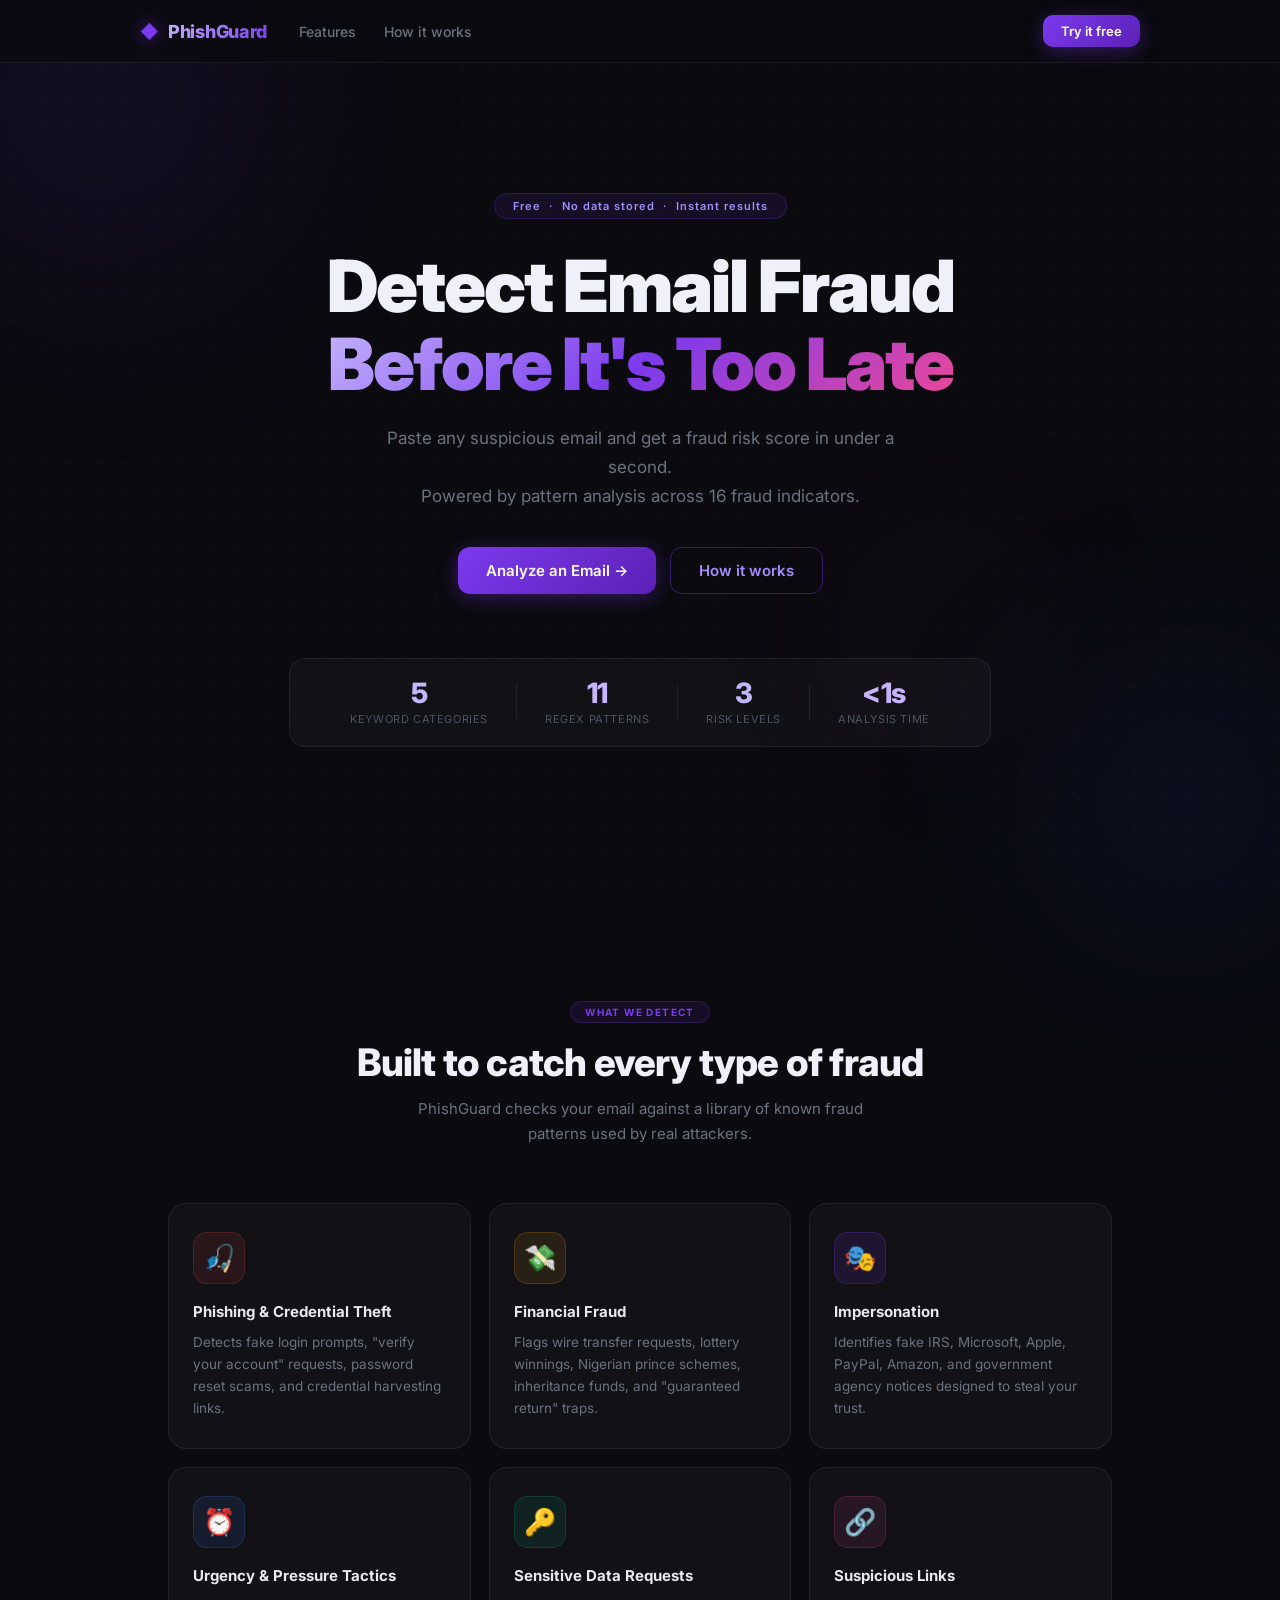
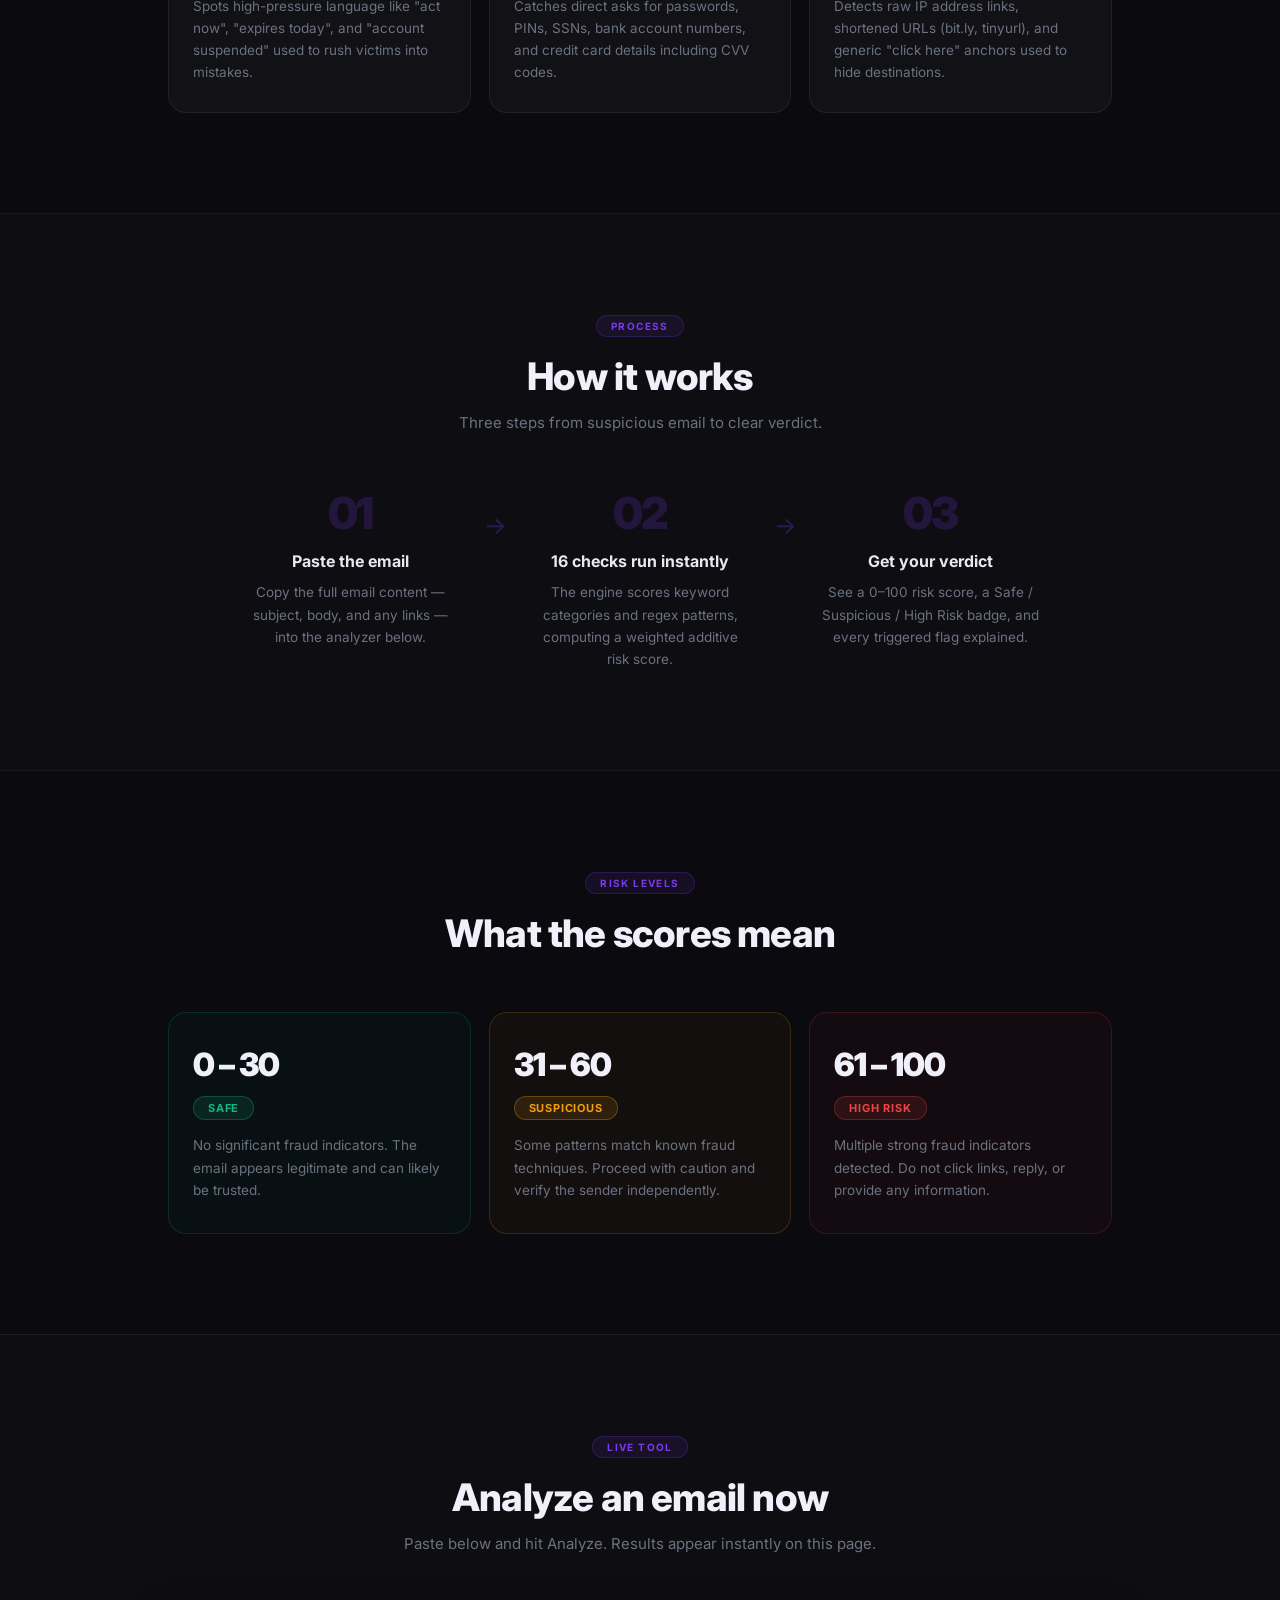
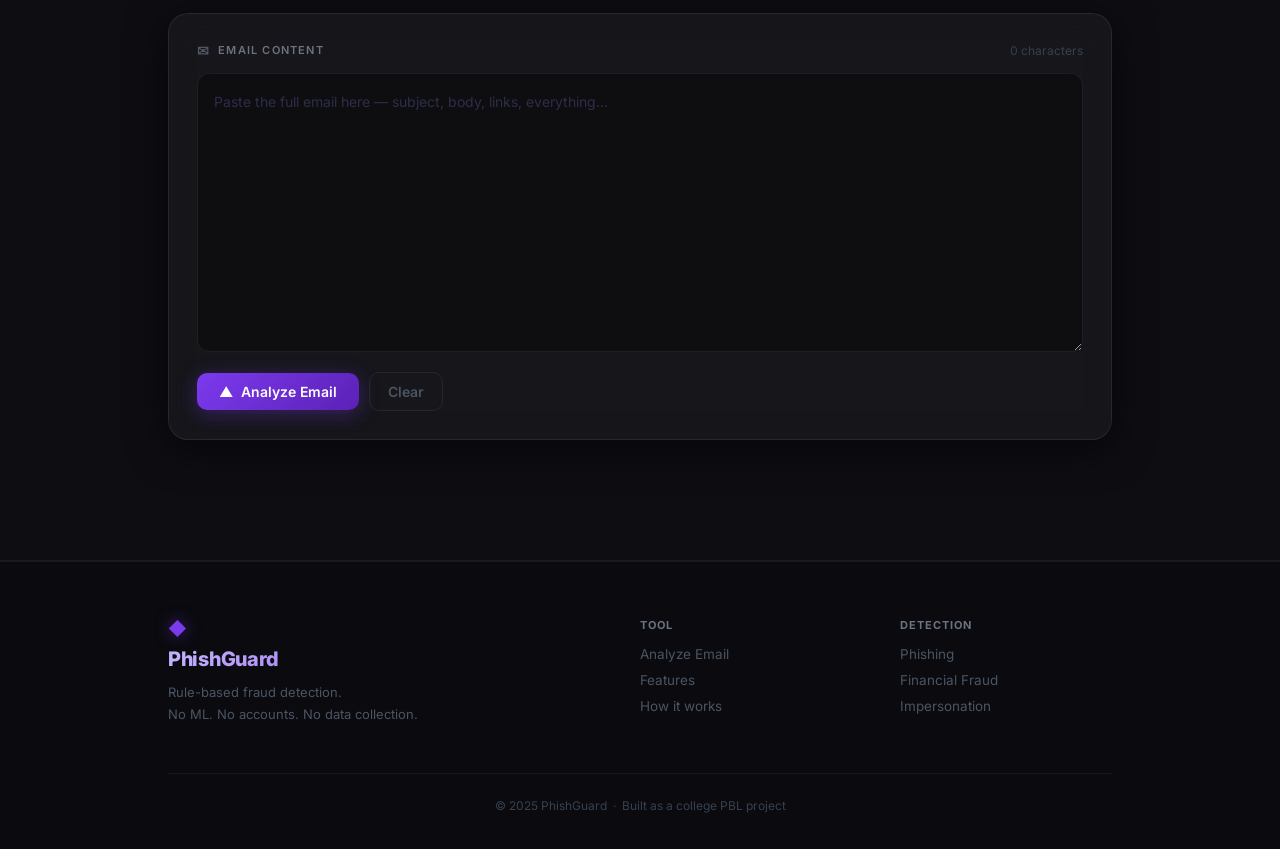
<file: index.html>
<!DOCTYPE html>
<html lang="en">
<head>
  <meta charset="UTF-8" />
  <meta name="viewport" content="width=device-width, initial-scale=1.0"/>
  <title>PhishGuard — Fraud Email Detector</title>
  <link href="https://fonts.googleapis.com/css2?family=Inter:wght@300;400;500;600;700;800;900&display=swap" rel="stylesheet"/>
  <link rel="stylesheet" href="static/style.css"/>
</head>
<body>

  <div class="bg-blob blob-1"></div>
  <div class="bg-blob blob-2"></div>
  <div class="bg-blob blob-3"></div>

  <!-- Navbar -->
  <nav class="navbar">
    <div class="nav-inner">
      <div class="nav-logo">
        <span class="nav-logo-icon">&#9670;</span>
        <span class="nav-logo-text">PhishGuard</span>
      </div>
      <div class="nav-links">
        <a href="#features" class="nav-link">Features</a>
        <a href="#how" class="nav-link">How it works</a>
      </div>
      <a href="#analyzer" class="btn btn-primary btn-sm">Try it free</a>
    </div>
  </nav>

  <!-- Hero -->
  <section class="hero" id="hero">
    <div class="hero-badge">Free &nbsp;·&nbsp; No data stored &nbsp;·&nbsp; Instant results</div>
    <h1 class="hero-title">Detect Email Fraud<br><span class="hero-gradient">Before It's Too Late</span></h1>
    <p class="hero-subtitle">Paste any suspicious email and get a fraud risk score in under a second.<br>Powered by pattern analysis across 16 fraud indicators.</p>
    <div class="hero-ctas">
      <a href="#analyzer" class="btn btn-primary btn-lg">Analyze an Email &rarr;</a>
      <a href="#how" class="btn btn-outline btn-lg">How it works</a>
    </div>
    <div class="hero-stats">
      <div class="hero-stat"><span>5</span><label>Keyword Categories</label></div>
      <div class="hero-stat-divider"></div>
      <div class="hero-stat"><span>11</span><label>Regex Patterns</label></div>
      <div class="hero-stat-divider"></div>
      <div class="hero-stat"><span>3</span><label>Risk Levels</label></div>
      <div class="hero-stat-divider"></div>
      <div class="hero-stat"><span>&lt;1s</span><label>Analysis Time</label></div>
    </div>
  </section>

  <!-- Features -->
  <section class="section" id="features">
    <div class="container">
      <div class="section-header">
        <div class="section-badge">What we detect</div>
        <h2 class="section-title">Built to catch every type of fraud</h2>
        <p class="section-sub">PhishGuard checks your email against a library of known fraud patterns used by real attackers.</p>
      </div>
      <div class="features-grid">
        <div class="feature-card">
          <div class="feature-icon fi-red">🎣</div>
          <h3>Phishing &amp; Credential Theft</h3>
          <p>Detects fake login prompts, "verify your account" requests, password reset scams, and credential harvesting links.</p>
        </div>
        <div class="feature-card">
          <div class="feature-icon fi-amber">💸</div>
          <h3>Financial Fraud</h3>
          <p>Flags wire transfer requests, lottery winnings, Nigerian prince schemes, inheritance funds, and "guaranteed return" traps.</p>
        </div>
        <div class="feature-card">
          <div class="feature-icon fi-purple">🎭</div>
          <h3>Impersonation</h3>
          <p>Identifies fake IRS, Microsoft, Apple, PayPal, Amazon, and government agency notices designed to steal your trust.</p>
        </div>
        <div class="feature-card">
          <div class="feature-icon fi-blue">⏰</div>
          <h3>Urgency &amp; Pressure Tactics</h3>
          <p>Spots high-pressure language like "act now", "expires today", and "account suspended" used to rush victims into mistakes.</p>
        </div>
        <div class="feature-card">
          <div class="feature-icon fi-green">🔑</div>
          <h3>Sensitive Data Requests</h3>
          <p>Catches direct asks for passwords, PINs, SSNs, bank account numbers, and credit card details including CVV codes.</p>
        </div>
        <div class="feature-card">
          <div class="feature-icon fi-pink">🔗</div>
          <h3>Suspicious Links</h3>
          <p>Detects raw IP address links, shortened URLs (bit.ly, tinyurl), and generic "click here" anchors used to hide destinations.</p>
        </div>
      </div>
    </div>
  </section>

  <!-- How it works -->
  <section class="section section-alt" id="how">
    <div class="container">
      <div class="section-header">
        <div class="section-badge">Process</div>
        <h2 class="section-title">How it works</h2>
        <p class="section-sub">Three steps from suspicious email to clear verdict.</p>
      </div>
      <div class="steps">
        <div class="step">
          <div class="step-num">01</div>
          <h3>Paste the email</h3>
          <p>Copy the full email content — subject, body, and any links — into the analyzer below.</p>
        </div>
        <div class="step-arrow">&rarr;</div>
        <div class="step">
          <div class="step-num">02</div>
          <h3>16 checks run instantly</h3>
          <p>The engine scores keyword categories and regex patterns, computing a weighted additive risk score.</p>
        </div>
        <div class="step-arrow">&rarr;</div>
        <div class="step">
          <div class="step-num">03</div>
          <h3>Get your verdict</h3>
          <p>See a 0–100 risk score, a Safe / Suspicious / High Risk badge, and every triggered flag explained.</p>
        </div>
      </div>
    </div>
  </section>

  <!-- Risk levels explainer -->
  <section class="section" id="levels">
    <div class="container">
      <div class="section-header">
        <div class="section-badge">Risk Levels</div>
        <h2 class="section-title">What the scores mean</h2>
      </div>
      <div class="levels-grid">
        <div class="level-card level-safe">
          <div class="level-score">0 – 30</div>
          <div class="level-badge badge-safe">Safe</div>
          <p>No significant fraud indicators. The email appears legitimate and can likely be trusted.</p>
        </div>
        <div class="level-card level-suspicious">
          <div class="level-score">31 – 60</div>
          <div class="level-badge badge-suspicious">Suspicious</div>
          <p>Some patterns match known fraud techniques. Proceed with caution and verify the sender independently.</p>
        </div>
        <div class="level-card level-high">
          <div class="level-score">61 – 100</div>
          <div class="level-badge badge-high">High Risk</div>
          <p>Multiple strong fraud indicators detected. Do not click links, reply, or provide any information.</p>
        </div>
      </div>
    </div>
  </section>

  <!-- Analyzer -->
  <section class="section section-alt" id="analyzer">
    <div class="container">
      <div class="section-header">
        <div class="section-badge">Live Tool</div>
        <h2 class="section-title">Analyze an email now</h2>
        <p class="section-sub">Paste below and hit Analyze. Results appear instantly on this page.</p>
      </div>

      <div class="card input-card">
        <div class="input-card-header">
          <div class="input-card-title">
            <span class="input-card-icon">✉</span>
            Email Content
          </div>
          <span id="charCount" class="char-count">0 characters</span>
        </div>
        <textarea
          id="emailInput"
          class="email-textarea"
          placeholder="Paste the full email here — subject, body, links, everything..."
          rows="10"
        ></textarea>
        <div class="button-row">
          <button id="analyzeBtn" class="btn btn-primary" onclick="analyzeEmail()">
            <span class="btn-icon">&#9650;</span>
            Analyze Email
          </button>
          <button class="btn btn-ghost" onclick="clearAll()">Clear</button>
        </div>
      </div>

      <div id="resultCard" class="card result-card hidden">
        <div class="result-header">
          <span class="result-header-label">Analysis Result</span>
          <div id="riskBadge" class="risk-badge">--</div>
        </div>

        <div class="result-top">
          <div class="gauge-wrapper">
            <svg class="gauge-svg" viewBox="0 0 120 120" width="160" height="160">
              <circle class="gauge-track" cx="60" cy="60" r="50"
                fill="none" stroke="#1a1a2e" stroke-width="10"
                stroke-dasharray="251.2" stroke-dashoffset="0"
                stroke-linecap="round"
                transform="rotate(-90 60 60)"/>
              <circle id="gaugeArc" class="gauge-arc" cx="60" cy="60" r="50"
                fill="none" stroke="#7c3aed" stroke-width="10"
                stroke-dasharray="251.2" stroke-dashoffset="251.2"
                stroke-linecap="round"
                transform="rotate(-90 60 60)"/>
              <text id="gaugeScore" x="60" y="55"
                text-anchor="middle" dominant-baseline="middle"
                class="gauge-number">0</text>
              <text x="60" y="74"
                text-anchor="middle"
                class="gauge-label">/ 100</text>
            </svg>
          </div>

          <div class="risk-info">
            <p class="risk-description" id="riskDesc">Analysis pending</p>
            <div class="score-bar-wrapper">
              <div id="scoreBar" class="score-bar"></div>
            </div>
            <div class="stat-row">
              <div class="stat-item">
                <span class="stat-num" id="flagCount">0</span>
                <span class="stat-label">Flags Triggered</span>
              </div>
              <div class="stat-item">
                <span class="stat-num" id="scoreDisplay">0</span>
                <span class="stat-label">Risk Score</span>
              </div>
            </div>
          </div>
        </div>

        <div class="divider"></div>

        <div class="flags-section">
          <div class="flags-title-row">
            <h3 class="flags-title">Detection Details</h3>
            <span class="flags-subtitle">Triggered rules and patterns</span>
          </div>
          <ul id="flagsList" class="flags-list"></ul>
        </div>

        <button class="btn btn-secondary" onclick="clearAll()">
          &#8635;&nbsp; Clear &amp; Analyze Another
        </button>
      </div>
    </div>
  </section>

  <!-- Footer -->
  <footer class="site-footer">
    <div class="container">
      <div class="footer-top">
        <div class="footer-brand">
          <span class="nav-logo-icon">&#9670;</span>
          <span class="nav-logo-text">PhishGuard</span>
          <p>Rule-based fraud detection.<br>No ML. No accounts. No data collection.</p>
        </div>
        <div class="footer-links-col">
          <span class="footer-col-title">Tool</span>
          <a href="#analyzer">Analyze Email</a>
          <a href="#features">Features</a>
          <a href="#how">How it works</a>
        </div>
        <div class="footer-links-col">
          <span class="footer-col-title">Detection</span>
          <a href="#features">Phishing</a>
          <a href="#features">Financial Fraud</a>
          <a href="#features">Impersonation</a>
        </div>
      </div>
      <div class="footer-bottom">
        <span>© 2025 PhishGuard &nbsp;·&nbsp; Built as a college PBL project</span>
      </div>
    </div>
  </footer>

  <script src="static/script.js"></script>
</body>
</html>
</file>
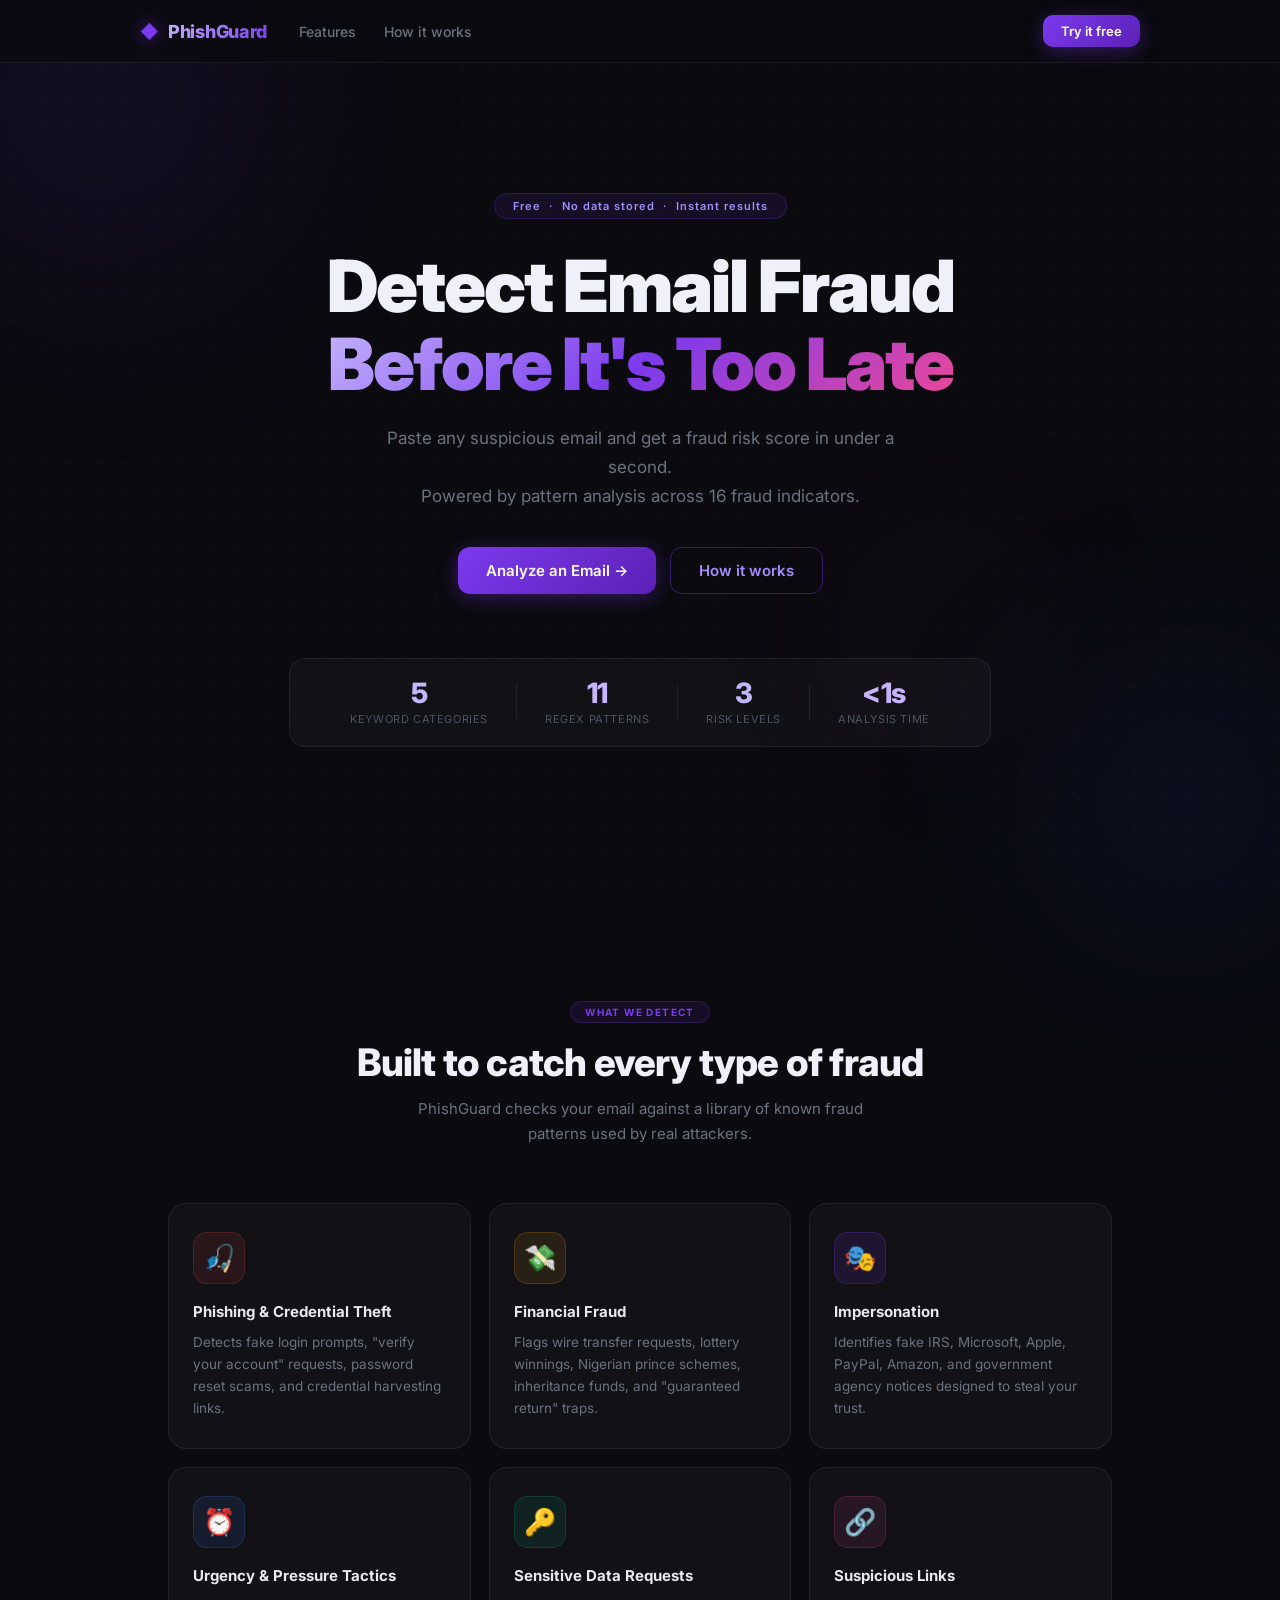
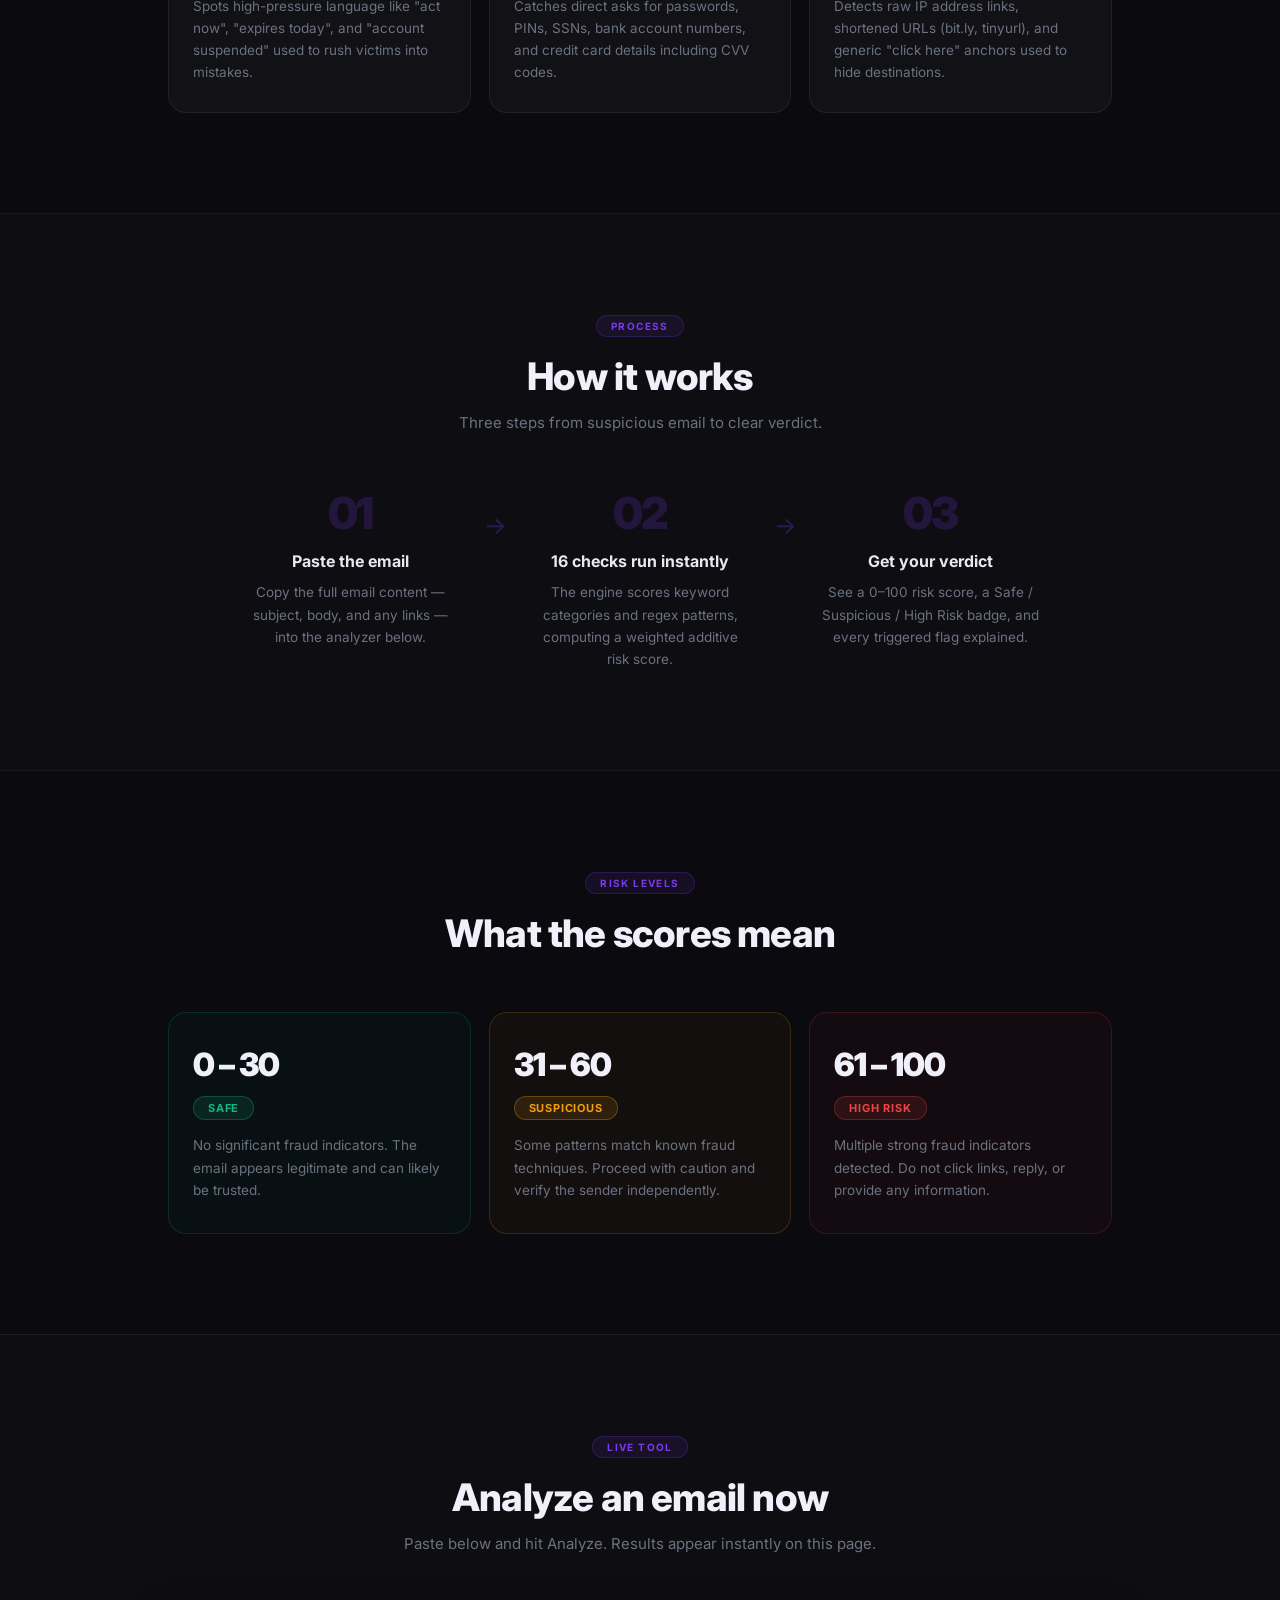
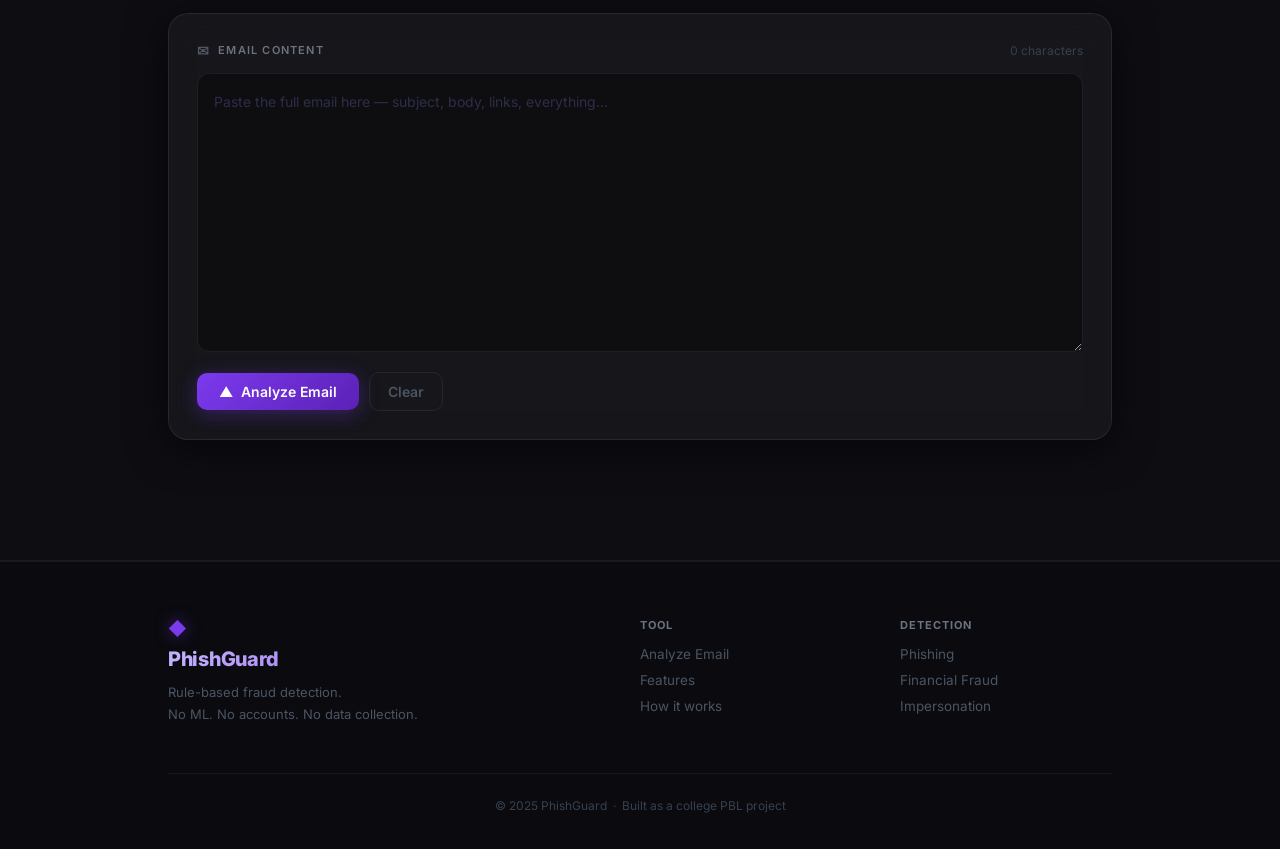
<file: templates/index.html>
<!DOCTYPE html>
<html lang="en">
<head>
  <meta charset="UTF-8" />
  <meta name="viewport" content="width=device-width, initial-scale=1.0"/>
  <title>PhishGuard — Fraud Email Detector</title>
  <link href="https://fonts.googleapis.com/css2?family=Inter:wght@300;400;500;600;700;800;900&display=swap" rel="stylesheet"/>
  <link rel="stylesheet" href="/static/style.css"/>
</head>
<body>

  <div class="bg-blob blob-1"></div>
  <div class="bg-blob blob-2"></div>
  <div class="bg-blob blob-3"></div>

  <!-- Navbar -->
  <nav class="navbar">
    <div class="nav-inner">
      <div class="nav-logo">
        <span class="nav-logo-icon">&#9670;</span>
        <span class="nav-logo-text">PhishGuard</span>
      </div>
      <div class="nav-links">
        <a href="#features" class="nav-link">Features</a>
        <a href="#how" class="nav-link">How it works</a>
      </div>
      <a href="#analyzer" class="btn btn-primary btn-sm">Try it free</a>
    </div>
  </nav>

  <!-- Hero -->
  <section class="hero" id="hero">
    <div class="hero-badge">Free &nbsp;·&nbsp; No data stored &nbsp;·&nbsp; Instant results</div>
    <h1 class="hero-title">Detect Email Fraud<br><span class="hero-gradient">Before It's Too Late</span></h1>
    <p class="hero-subtitle">Paste any suspicious email and get a fraud risk score in under a second.<br>Powered by pattern analysis across 16 fraud indicators.</p>
    <div class="hero-ctas">
      <a href="#analyzer" class="btn btn-primary btn-lg">Analyze an Email &rarr;</a>
      <a href="#how" class="btn btn-outline btn-lg">How it works</a>
    </div>
    <div class="hero-stats">
      <div class="hero-stat"><span>5</span><label>Keyword Categories</label></div>
      <div class="hero-stat-divider"></div>
      <div class="hero-stat"><span>11</span><label>Regex Patterns</label></div>
      <div class="hero-stat-divider"></div>
      <div class="hero-stat"><span>3</span><label>Risk Levels</label></div>
      <div class="hero-stat-divider"></div>
      <div class="hero-stat"><span>&lt;1s</span><label>Analysis Time</label></div>
    </div>
  </section>

  <!-- Features -->
  <section class="section" id="features">
    <div class="container">
      <div class="section-header">
        <div class="section-badge">What we detect</div>
        <h2 class="section-title">Built to catch every type of fraud</h2>
        <p class="section-sub">PhishGuard checks your email against a library of known fraud patterns used by real attackers.</p>
      </div>
      <div class="features-grid">
        <div class="feature-card">
          <div class="feature-icon fi-red">🎣</div>
          <h3>Phishing &amp; Credential Theft</h3>
          <p>Detects fake login prompts, "verify your account" requests, password reset scams, and credential harvesting links.</p>
        </div>
        <div class="feature-card">
          <div class="feature-icon fi-amber">💸</div>
          <h3>Financial Fraud</h3>
          <p>Flags wire transfer requests, lottery winnings, Nigerian prince schemes, inheritance funds, and "guaranteed return" traps.</p>
        </div>
        <div class="feature-card">
          <div class="feature-icon fi-purple">🎭</div>
          <h3>Impersonation</h3>
          <p>Identifies fake IRS, Microsoft, Apple, PayPal, Amazon, and government agency notices designed to steal your trust.</p>
        </div>
        <div class="feature-card">
          <div class="feature-icon fi-blue">⏰</div>
          <h3>Urgency &amp; Pressure Tactics</h3>
          <p>Spots high-pressure language like "act now", "expires today", and "account suspended" used to rush victims into mistakes.</p>
        </div>
        <div class="feature-card">
          <div class="feature-icon fi-green">🔑</div>
          <h3>Sensitive Data Requests</h3>
          <p>Catches direct asks for passwords, PINs, SSNs, bank account numbers, and credit card details including CVV codes.</p>
        </div>
        <div class="feature-card">
          <div class="feature-icon fi-pink">🔗</div>
          <h3>Suspicious Links</h3>
          <p>Detects raw IP address links, shortened URLs (bit.ly, tinyurl), and generic "click here" anchors used to hide destinations.</p>
        </div>
      </div>
    </div>
  </section>

  <!-- How it works -->
  <section class="section section-alt" id="how">
    <div class="container">
      <div class="section-header">
        <div class="section-badge">Process</div>
        <h2 class="section-title">How it works</h2>
        <p class="section-sub">Three steps from suspicious email to clear verdict.</p>
      </div>
      <div class="steps">
        <div class="step">
          <div class="step-num">01</div>
          <h3>Paste the email</h3>
          <p>Copy the full email content — subject, body, and any links — into the analyzer below.</p>
        </div>
        <div class="step-arrow">&rarr;</div>
        <div class="step">
          <div class="step-num">02</div>
          <h3>16 checks run instantly</h3>
          <p>The engine scores keyword categories and regex patterns, computing a weighted additive risk score.</p>
        </div>
        <div class="step-arrow">&rarr;</div>
        <div class="step">
          <div class="step-num">03</div>
          <h3>Get your verdict</h3>
          <p>See a 0–100 risk score, a Safe / Suspicious / High Risk badge, and every triggered flag explained.</p>
        </div>
      </div>
    </div>
  </section>

  <!-- Risk levels explainer -->
  <section class="section" id="levels">
    <div class="container">
      <div class="section-header">
        <div class="section-badge">Risk Levels</div>
        <h2 class="section-title">What the scores mean</h2>
      </div>
      <div class="levels-grid">
        <div class="level-card level-safe">
          <div class="level-score">0 – 30</div>
          <div class="level-badge badge-safe">Safe</div>
          <p>No significant fraud indicators. The email appears legitimate and can likely be trusted.</p>
        </div>
        <div class="level-card level-suspicious">
          <div class="level-score">31 – 60</div>
          <div class="level-badge badge-suspicious">Suspicious</div>
          <p>Some patterns match known fraud techniques. Proceed with caution and verify the sender independently.</p>
        </div>
        <div class="level-card level-high">
          <div class="level-score">61 – 100</div>
          <div class="level-badge badge-high">High Risk</div>
          <p>Multiple strong fraud indicators detected. Do not click links, reply, or provide any information.</p>
        </div>
      </div>
    </div>
  </section>

  <!-- Analyzer -->
  <section class="section section-alt" id="analyzer">
    <div class="container">
      <div class="section-header">
        <div class="section-badge">Live Tool</div>
        <h2 class="section-title">Analyze an email now</h2>
        <p class="section-sub">Paste below and hit Analyze. Results appear instantly on this page.</p>
      </div>

      <div class="card input-card">
        <div class="input-card-header">
          <div class="input-card-title">
            <span class="input-card-icon">✉</span>
            Email Content
          </div>
          <span id="charCount" class="char-count">0 characters</span>
        </div>
        <textarea
          id="emailInput"
          class="email-textarea"
          placeholder="Paste the full email here — subject, body, links, everything..."
          rows="10"
        ></textarea>
        <div class="button-row">
          <button id="analyzeBtn" class="btn btn-primary" onclick="analyzeEmail()">
            <span class="btn-icon">&#9650;</span>
            Analyze Email
          </button>
          <button class="btn btn-ghost" onclick="clearAll()">Clear</button>
        </div>
      </div>

      <div id="resultCard" class="card result-card hidden">
        <div class="result-header">
          <span class="result-header-label">Analysis Result</span>
          <div id="riskBadge" class="risk-badge">--</div>
        </div>

        <div class="result-top">
          <div class="gauge-wrapper">
            <svg class="gauge-svg" viewBox="0 0 120 120" width="160" height="160">
              <circle class="gauge-track" cx="60" cy="60" r="50"
                fill="none" stroke="#1a1a2e" stroke-width="10"
                stroke-dasharray="251.2" stroke-dashoffset="0"
                stroke-linecap="round"
                transform="rotate(-90 60 60)"/>
              <circle id="gaugeArc" class="gauge-arc" cx="60" cy="60" r="50"
                fill="none" stroke="#7c3aed" stroke-width="10"
                stroke-dasharray="251.2" stroke-dashoffset="251.2"
                stroke-linecap="round"
                transform="rotate(-90 60 60)"/>
              <text id="gaugeScore" x="60" y="55"
                text-anchor="middle" dominant-baseline="middle"
                class="gauge-number">0</text>
              <text x="60" y="74"
                text-anchor="middle"
                class="gauge-label">/ 100</text>
            </svg>
          </div>

          <div class="risk-info">
            <p class="risk-description" id="riskDesc">Analysis pending</p>
            <div class="score-bar-wrapper">
              <div id="scoreBar" class="score-bar"></div>
            </div>
            <div class="stat-row">
              <div class="stat-item">
                <span class="stat-num" id="flagCount">0</span>
                <span class="stat-label">Flags Triggered</span>
              </div>
              <div class="stat-item">
                <span class="stat-num" id="scoreDisplay">0</span>
                <span class="stat-label">Risk Score</span>
              </div>
            </div>
          </div>
        </div>

        <div class="divider"></div>

        <div class="flags-section">
          <div class="flags-title-row">
            <h3 class="flags-title">Detection Details</h3>
            <span class="flags-subtitle">Triggered rules and patterns</span>
          </div>
          <ul id="flagsList" class="flags-list"></ul>
        </div>

        <button class="btn btn-secondary" onclick="clearAll()">
          &#8635;&nbsp; Clear &amp; Analyze Another
        </button>
      </div>
    </div>
  </section>

  <!-- Footer -->
  <footer class="site-footer">
    <div class="container">
      <div class="footer-top">
        <div class="footer-brand">
          <span class="nav-logo-icon">&#9670;</span>
          <span class="nav-logo-text">PhishGuard</span>
          <p>Rule-based fraud detection.<br>No ML. No accounts. No data collection.</p>
        </div>
        <div class="footer-links-col">
          <span class="footer-col-title">Tool</span>
          <a href="#analyzer">Analyze Email</a>
          <a href="#features">Features</a>
          <a href="#how">How it works</a>
        </div>
        <div class="footer-links-col">
          <span class="footer-col-title">Detection</span>
          <a href="#features">Phishing</a>
          <a href="#features">Financial Fraud</a>
          <a href="#features">Impersonation</a>
        </div>
      </div>
      <div class="footer-bottom">
        <span>© 2025 PhishGuard &nbsp;·&nbsp; Built as a college PBL project</span>
      </div>
    </div>
  </footer>

  <script src="/static/script.js"></script>
</body>
</html>
</file>
<file: static/style.css>
*, *::before, *::after { box-sizing: border-box; margin: 0; padding: 0; }

body {
  font-family: 'Inter', sans-serif;
  background-color: #0a0a0f;
  color: #e8e8f0;
  min-height: 100vh;
  overflow-x: hidden;
}

body::before {
  content: '';
  position: fixed;
  inset: 0;
  background-image: radial-gradient(circle, rgba(255,255,255,0.03) 1px, transparent 1px);
  background-size: 28px 28px;
  pointer-events: none;
  z-index: 0;
}

/* ── Blobs ── */
.bg-blob {
  position: fixed;
  border-radius: 50%;
  filter: blur(90px);
  pointer-events: none;
  z-index: 0;
  animation: drift 14s ease-in-out infinite alternate;
}
.blob-1 { width: 600px; height: 600px; background: radial-gradient(circle, #7c3aed, transparent 70%); top: -200px; left: -200px; opacity: 0.12; }
.blob-2 { width: 500px; height: 500px; background: radial-gradient(circle, #2563eb, transparent 70%); bottom: -150px; right: -150px; opacity: 0.1; animation-duration: 10s; animation-delay: -5s; }
.blob-3 { width: 350px; height: 350px; background: radial-gradient(circle, #ec4899, transparent 70%); top: 50%; left: 60%; opacity: 0.06; animation-duration: 18s; animation-delay: -9s; }

@keyframes drift {
  from { transform: translate(0,0) scale(1); }
  to   { transform: translate(40px,30px) scale(1.08); }
}

/* ── Shared layout ── */
.container {
  max-width: 1000px;
  margin: 0 auto;
  padding: 0 28px;
  position: relative;
  z-index: 1;
}

/* ── Navbar ── */
.navbar {
  position: fixed;
  top: 0; left: 0; right: 0;
  z-index: 100;
  padding: 0 28px;
  background: rgba(10, 10, 15, 0.75);
  backdrop-filter: blur(20px);
  -webkit-backdrop-filter: blur(20px);
  border-bottom: 1px solid rgba(255,255,255,0.06);
}
.nav-inner {
  max-width: 1000px;
  margin: 0 auto;
  height: 62px;
  display: flex;
  align-items: center;
  gap: 32px;
}
.nav-logo {
  display: flex;
  align-items: center;
  gap: 9px;
  flex-shrink: 0;
}
.nav-logo-icon {
  font-size: 18px;
  color: #7c3aed;
  filter: drop-shadow(0 0 8px #7c3aed88);
}
.nav-logo-text {
  font-size: 18px;
  font-weight: 800;
  letter-spacing: -0.3px;
  background: linear-gradient(135deg, #c4b5fd, #7c3aed);
  -webkit-background-clip: text;
  -webkit-text-fill-color: transparent;
  background-clip: text;
}
.nav-links {
  display: flex;
  gap: 28px;
  flex: 1;
}
.nav-link {
  font-size: 14px;
  color: #6b7280;
  text-decoration: none;
  font-weight: 500;
  transition: color 0.2s;
}
.nav-link:hover { color: #e8e8f0; }

/* ── Buttons ── */
.btn {
  font-family: 'Inter', sans-serif;
  font-weight: 600;
  border: none;
  border-radius: 10px;
  cursor: pointer;
  display: inline-flex;
  align-items: center;
  gap: 8px;
  text-decoration: none;
  transition: transform 0.15s, box-shadow 0.15s, opacity 0.15s, background 0.2s;
  white-space: nowrap;
  font-size: 14px;
  padding: 10px 22px;
}
.btn-sm { font-size: 13px; padding: 8px 18px; }
.btn-lg { font-size: 15px; padding: 13px 28px; border-radius: 12px; }
.btn-primary {
  background: linear-gradient(135deg, #7c3aed, #5b21b6);
  color: #fff;
  box-shadow: 0 4px 20px rgba(124,58,237,0.35);
}
.btn-primary:hover { transform: translateY(-2px); box-shadow: 0 8px 28px rgba(124,58,237,0.5); }
.btn-primary:active { transform: translateY(0); }
.btn-primary.loading { opacity: 0.6; pointer-events: none; }

.btn-outline {
  background: transparent;
  color: #a78bfa;
  border: 1px solid rgba(124,58,237,0.4);
}
.btn-outline:hover { background: rgba(124,58,237,0.08); border-color: rgba(124,58,237,0.6); }

.btn-ghost {
  background: transparent;
  color: #4b5563;
  border: 1px solid rgba(255,255,255,0.07);
  padding: 10px 18px;
}
.btn-ghost:hover { background: rgba(255,255,255,0.05); color: #9ca3af; }

.btn-secondary {
  background: rgba(255,255,255,0.04);
  color: #9ca3af;
  border: 1px solid rgba(255,255,255,0.08);
  margin-top: 24px;
  width: 100%;
  justify-content: center;
  font-size: 13px;
  padding: 11px;
  border-radius: 10px;
}
.btn-secondary:hover { background: rgba(255,255,255,0.08); color: #e8e8f0; }

/* ── Hero ── */
.hero {
  min-height: 100vh;
  display: flex;
  flex-direction: column;
  align-items: center;
  justify-content: center;
  text-align: center;
  padding: 120px 28px 80px;
  position: relative;
  z-index: 1;
}
.hero-badge {
  display: inline-block;
  font-size: 11px;
  font-weight: 600;
  letter-spacing: 1px;
  color: #a78bfa;
  background: rgba(124,58,237,0.1);
  border: 1px solid rgba(124,58,237,0.22);
  border-radius: 999px;
  padding: 5px 18px;
  margin-bottom: 28px;
}
.hero-title {
  font-size: clamp(40px, 7vw, 72px);
  font-weight: 900;
  letter-spacing: -2px;
  line-height: 1.08;
  color: #f0f0fa;
  margin-bottom: 22px;
}
.hero-gradient {
  background: linear-gradient(135deg, #c4b5fd 0%, #7c3aed 50%, #ec4899 100%);
  -webkit-background-clip: text;
  -webkit-text-fill-color: transparent;
  background-clip: text;
}
.hero-subtitle {
  font-size: 17px;
  color: #6b7280;
  line-height: 1.7;
  max-width: 520px;
  margin: 0 auto 36px;
}
.hero-ctas {
  display: flex;
  gap: 14px;
  justify-content: center;
  flex-wrap: wrap;
  margin-bottom: 64px;
}
.hero-stats {
  display: flex;
  align-items: center;
  gap: 0;
  background: rgba(255,255,255,0.03);
  border: 1px solid rgba(255,255,255,0.07);
  border-radius: 16px;
  padding: 20px 32px;
  flex-wrap: wrap;
  justify-content: center;
  gap: 0;
}
.hero-stat {
  display: flex;
  flex-direction: column;
  align-items: center;
  padding: 0 28px;
}
.hero-stat span {
  font-size: 28px;
  font-weight: 800;
  color: #c4b5fd;
  letter-spacing: -0.5px;
  line-height: 1;
}
.hero-stat label {
  font-size: 11px;
  color: #4b5563;
  margin-top: 5px;
  text-transform: uppercase;
  letter-spacing: 0.6px;
  cursor: default;
}
.hero-stat-divider {
  width: 1px;
  height: 36px;
  background: rgba(255,255,255,0.07);
}

/* ── Sections ── */
.section {
  padding: 100px 0;
  position: relative;
  z-index: 1;
}
.section-alt {
  background: rgba(255,255,255,0.015);
  border-top: 1px solid rgba(255,255,255,0.05);
  border-bottom: 1px solid rgba(255,255,255,0.05);
}
.section-header {
  text-align: center;
  margin-bottom: 56px;
}
.section-badge {
  display: inline-block;
  font-size: 10px;
  font-weight: 700;
  letter-spacing: 1.4px;
  text-transform: uppercase;
  color: #7c3aed;
  background: rgba(124,58,237,0.1);
  border: 1px solid rgba(124,58,237,0.22);
  border-radius: 999px;
  padding: 4px 14px;
  margin-bottom: 16px;
}
.section-title {
  font-size: clamp(26px, 4vw, 38px);
  font-weight: 800;
  letter-spacing: -0.8px;
  color: #f0f0fa;
  margin-bottom: 12px;
}
.section-sub {
  font-size: 15px;
  color: #6b7280;
  max-width: 480px;
  margin: 0 auto;
  line-height: 1.65;
}

/* ── Feature cards ── */
.features-grid {
  display: grid;
  grid-template-columns: repeat(3, 1fr);
  gap: 18px;
}
.feature-card {
  background: rgba(255,255,255,0.03);
  border: 1px solid rgba(255,255,255,0.07);
  border-radius: 18px;
  padding: 28px 24px;
  transition: border-color 0.25s, transform 0.25s, box-shadow 0.25s;
}
.feature-card:hover {
  border-color: rgba(124,58,237,0.25);
  transform: translateY(-4px);
  box-shadow: 0 12px 40px rgba(0,0,0,0.4), 0 0 0 1px rgba(124,58,237,0.08);
}
.feature-icon {
  font-size: 26px;
  width: 52px; height: 52px;
  border-radius: 14px;
  display: flex;
  align-items: center;
  justify-content: center;
  margin-bottom: 18px;
}
.fi-red    { background: rgba(239,68,68,0.1);   border: 1px solid rgba(239,68,68,0.2); }
.fi-amber  { background: rgba(245,158,11,0.1);  border: 1px solid rgba(245,158,11,0.2); }
.fi-purple { background: rgba(124,58,237,0.12); border: 1px solid rgba(124,58,237,0.25); }
.fi-blue   { background: rgba(59,130,246,0.1);  border: 1px solid rgba(59,130,246,0.2); }
.fi-green  { background: rgba(16,185,129,0.1);  border: 1px solid rgba(16,185,129,0.2); }
.fi-pink   { background: rgba(236,72,153,0.1);  border: 1px solid rgba(236,72,153,0.2); }
.feature-card h3 {
  font-size: 15px;
  font-weight: 700;
  color: #e8e8f0;
  margin-bottom: 10px;
}
.feature-card p {
  font-size: 13.5px;
  color: #6b7280;
  line-height: 1.65;
}

/* ── How it works steps ── */
.steps {
  display: flex;
  align-items: flex-start;
  gap: 0;
  justify-content: center;
}
.step {
  flex: 1;
  max-width: 260px;
  text-align: center;
  padding: 0 20px;
}
.step-num {
  font-size: 44px;
  font-weight: 900;
  color: rgba(124,58,237,0.2);
  letter-spacing: -2px;
  line-height: 1;
  margin-bottom: 16px;
}
.step h3 {
  font-size: 16px;
  font-weight: 700;
  color: #e8e8f0;
  margin-bottom: 10px;
}
.step p {
  font-size: 13.5px;
  color: #6b7280;
  line-height: 1.65;
}
.step-arrow {
  font-size: 24px;
  color: rgba(124,58,237,0.3);
  margin-top: 20px;
  flex-shrink: 0;
  padding: 0 4px;
}

/* ── Risk levels ── */
.levels-grid {
  display: grid;
  grid-template-columns: repeat(3, 1fr);
  gap: 18px;
}
.level-card {
  border-radius: 18px;
  padding: 32px 24px;
  border: 1px solid;
}
.level-safe     { background: rgba(16,185,129,0.04);  border-color: rgba(16,185,129,0.18); }
.level-suspicious { background: rgba(245,158,11,0.04); border-color: rgba(245,158,11,0.18); }
.level-high     { background: rgba(239,68,68,0.04);   border-color: rgba(239,68,68,0.18); }
.level-score {
  font-size: 32px;
  font-weight: 900;
  letter-spacing: -1px;
  margin-bottom: 12px;
  color: #f0f0fa;
}
.level-badge {
  display: inline-block;
  font-size: 11px;
  font-weight: 700;
  letter-spacing: 0.8px;
  text-transform: uppercase;
  border-radius: 999px;
  padding: 4px 14px;
  margin-bottom: 14px;
}
.badge-safe       { background: rgba(16,185,129,0.12);  color: #10b981; border: 1px solid rgba(16,185,129,0.3); }
.badge-suspicious { background: rgba(245,158,11,0.12);  color: #f59e0b; border: 1px solid rgba(245,158,11,0.3); }
.badge-high       { background: rgba(239,68,68,0.12);   color: #ef4444; border: 1px solid rgba(239,68,68,0.3); }
.level-card p {
  font-size: 13.5px;
  color: #6b7280;
  line-height: 1.65;
}

/* ── Glass Card (analyzer) ── */
.card {
  background: rgba(255,255,255,0.04);
  border: 1px solid rgba(255,255,255,0.08);
  border-radius: 20px;
  padding: 28px;
  backdrop-filter: blur(16px);
  -webkit-backdrop-filter: blur(16px);
  box-shadow: 0 8px 40px rgba(0,0,0,0.5);
  margin-bottom: 20px;
  transition: border-color 0.3s;
}
.card:hover { border-color: rgba(124,58,237,0.18); }

/* Input card */
.input-card-header {
  display: flex;
  align-items: center;
  justify-content: space-between;
  margin-bottom: 14px;
}
.input-card-title {
  display: flex;
  align-items: center;
  gap: 8px;
  font-size: 11px;
  font-weight: 600;
  color: #6b7280;
  text-transform: uppercase;
  letter-spacing: 1.2px;
}
.input-card-icon { font-size: 14px; opacity: 0.7; }
.char-count {
  font-size: 12px;
  color: #374151;
  font-variant-numeric: tabular-nums;
}
.email-textarea {
  width: 100%;
  background: rgba(0,0,0,0.35);
  border: 1px solid rgba(255,255,255,0.07);
  border-radius: 12px;
  color: #e8e8f0;
  font-family: 'Inter', sans-serif;
  font-size: 14px;
  line-height: 1.75;
  padding: 16px;
  resize: vertical;
  outline: none;
  transition: border-color 0.2s, box-shadow 0.2s;
}
.email-textarea:focus {
  border-color: rgba(124,58,237,0.5);
  box-shadow: 0 0 0 3px rgba(124,58,237,0.12);
}
.email-textarea::placeholder { color: #2e2e4a; }
.button-row {
  display: flex;
  align-items: center;
  gap: 10px;
  margin-top: 16px;
}

/* Result card */
.hidden { display: none; }
.result-card {
  opacity: 0;
  transform: translateY(24px);
  transition: opacity 0.5s ease, transform 0.5s ease;
}
.result-card.visible { opacity: 1; transform: translateY(0); }
.result-header {
  display: flex;
  align-items: center;
  justify-content: space-between;
  margin-bottom: 24px;
}
.result-header-label {
  font-size: 11px;
  font-weight: 600;
  color: #4b5563;
  text-transform: uppercase;
  letter-spacing: 1.2px;
}
.result-top {
  display: flex;
  align-items: center;
  gap: 36px;
  flex-wrap: wrap;
}
.gauge-wrapper { flex-shrink: 0; }
.gauge-svg {
  overflow: visible;
  filter: drop-shadow(0 0 18px rgba(124,58,237,0.15));
}
.gauge-arc { transition: stroke-dashoffset 1.2s cubic-bezier(0.4,0,0.2,1), stroke 0.4s ease; }
.gauge-number { font-family: 'Inter', sans-serif; font-size: 26px; font-weight: 800; fill: #e8e8f0; }
.gauge-label  { font-family: 'Inter', sans-serif; font-size: 11px; fill: #4b5563; }
.risk-info { flex: 1; min-width: 180px; display: flex; flex-direction: column; gap: 14px; }
.risk-badge {
  display: inline-flex;
  align-items: center;
  font-size: 12px; font-weight: 700;
  letter-spacing: 0.8px;
  padding: 5px 14px;
  border-radius: 999px;
  text-transform: uppercase;
}
.risk-badge.safe       { background: rgba(16,185,129,0.1);  color: #10b981; border: 1px solid rgba(16,185,129,0.28); box-shadow: 0 0 12px rgba(16,185,129,0.1); }
.risk-badge.suspicious { background: rgba(245,158,11,0.1);  color: #f59e0b; border: 1px solid rgba(245,158,11,0.28); box-shadow: 0 0 12px rgba(245,158,11,0.1); }
.risk-badge.high-risk  { background: rgba(239,68,68,0.1);   color: #ef4444; border: 1px solid rgba(239,68,68,0.28);  box-shadow: 0 0 12px rgba(239,68,68,0.12); }
.risk-description { font-size: 14px; color: #9ca3af; line-height: 1.65; }
.score-bar-wrapper {
  height: 5px;
  background: rgba(255,255,255,0.06);
  border-radius: 999px;
  overflow: hidden;
}
.score-bar {
  height: 100%;
  width: 0%;
  border-radius: 999px;
  transition: width 1.2s cubic-bezier(0.4,0,0.2,1), background-color 0.4s;
}
.stat-row { display: flex; gap: 28px; }
.stat-item { display: flex; flex-direction: column; }
.stat-num {
  font-size: 28px; font-weight: 800; color: #e8e8f0;
  line-height: 1; font-variant-numeric: tabular-nums;
}
.stat-label {
  font-size: 10px; color: #4b5563; margin-top: 5px;
  text-transform: uppercase; letter-spacing: 0.7px;
}
.divider { height: 1px; background: rgba(255,255,255,0.06); margin: 28px 0; }

/* Flags */
.flags-title-row { display: flex; align-items: baseline; gap: 10px; margin-bottom: 14px; }
.flags-title { font-size: 11px; font-weight: 600; color: #4b5563; text-transform: uppercase; letter-spacing: 1.2px; }
.flags-subtitle { font-size: 11px; color: #374151; }
.flags-list { list-style: none; display: flex; flex-direction: column; gap: 8px; }
.flag-item {
  display: flex; align-items: flex-start; gap: 12px;
  background: rgba(255,255,255,0.025);
  border: 1px solid rgba(255,255,255,0.05);
  border-left-width: 3px;
  border-left-color: rgba(255,255,255,0.08);
  border-radius: 10px;
  padding: 12px 16px;
  font-size: 13.5px; color: #c4c4d4; line-height: 1.5;
  opacity: 0;
  animation: fadeSlideIn 0.35s ease forwards;
}
.flag-item.flag-critical { border-left-color: rgba(239,68,68,0.5);   background: rgba(239,68,68,0.03); }
.flag-item.flag-warning  { border-left-color: rgba(245,158,11,0.45); background: rgba(245,158,11,0.02); }
.flag-item.flag-phish    { border-left-color: rgba(124,58,237,0.45); background: rgba(124,58,237,0.03); }
.flag-item.flag-safe     { border-left-color: rgba(16,185,129,0.4);  background: rgba(16,185,129,0.03); color: #6ee7b7; }
.flag-icon { font-size: 15px; flex-shrink: 0; margin-top: 1px; }

@keyframes fadeSlideIn {
  from { opacity: 0; transform: translateX(-12px); }
  to   { opacity: 1; transform: translateX(0); }
}

/* ── Footer ── */
.site-footer {
  position: relative;
  z-index: 1;
  border-top: 1px solid rgba(255,255,255,0.06);
  padding: 56px 0 36px;
}
.footer-top {
  display: grid;
  grid-template-columns: 2fr 1fr 1fr;
  gap: 48px;
  margin-bottom: 48px;
}
.footer-brand .nav-logo-text {
  display: block;
  font-size: 20px;
  font-weight: 800;
  letter-spacing: -0.3px;
  background: linear-gradient(135deg, #c4b5fd, #7c3aed);
  -webkit-background-clip: text;
  -webkit-text-fill-color: transparent;
  background-clip: text;
  margin: 8px 0 10px;
}
.footer-brand p {
  font-size: 13px;
  color: #4b5563;
  line-height: 1.7;
}
.footer-links-col {
  display: flex;
  flex-direction: column;
  gap: 10px;
}
.footer-col-title {
  font-size: 11px;
  font-weight: 700;
  color: #6b7280;
  text-transform: uppercase;
  letter-spacing: 1px;
  margin-bottom: 4px;
}
.footer-links-col a {
  font-size: 13.5px;
  color: #4b5563;
  text-decoration: none;
  transition: color 0.2s;
}
.footer-links-col a:hover { color: #a78bfa; }
.footer-bottom {
  border-top: 1px solid rgba(255,255,255,0.05);
  padding-top: 24px;
  font-size: 12px;
  color: #374151;
  text-align: center;
}
</file>
